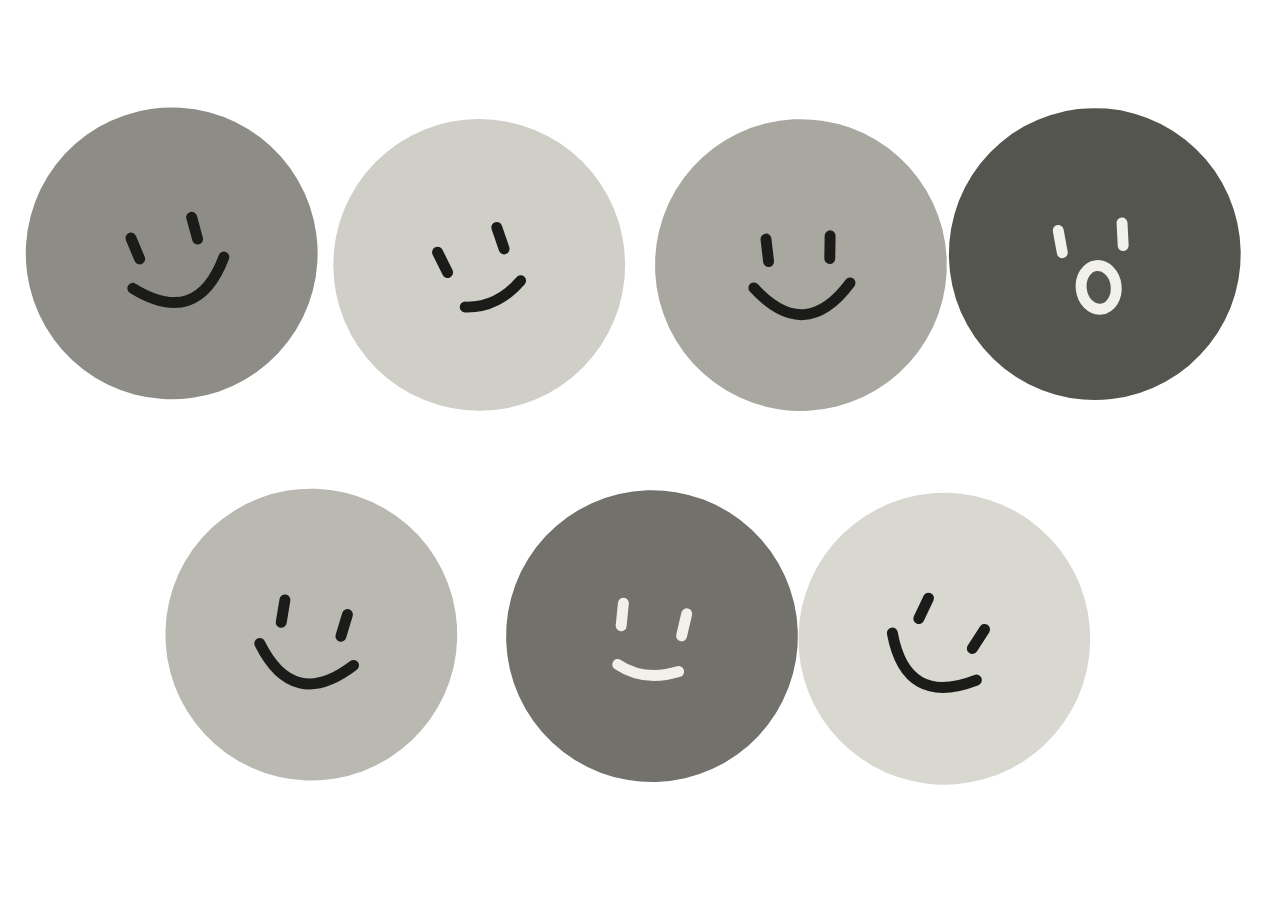
<file: caras-animadas.html>
<!doctype html>
<html lang="es">
<head>
  <meta charset="utf-8">
  <meta name="viewport" content="width=device-width, initial-scale=1">
  <title>Caras en movimiento</title>
  <style>
    html, body {
      width: 100%;
      height: 100%;
      margin: 0;
      overflow: hidden;
      background: transparent;
    }

    canvas {
      display: block;
      width: 100%;
      height: 100%;
    }
  </style>
</head>
<body>
  <canvas role="img" aria-label="Círculos grises con caras que se desplazan y rebotan suavemente."></canvas>

  <script>
    const canvas = document.querySelector('canvas');
    const ctx = canvas.getContext('2d');
    const reduceMotion = matchMedia('(prefers-reduced-motion: reduce)');

    // Posición inicial, dirección, tono y expresión de cada cara.
    const designs = [
      { x: .13, y: .27, angle: .46, fill: '#8d8c87', face: 'smile' },
      { x: .37, y: .27, angle: 2.03, fill: '#cfcec7', face: 'quiet' },
      { x: .62, y: .27, angle: 1.15, fill: '#a8a7a0', face: 'smile' },
      { x: .87, y: .27, angle: 2.66, fill: '#555550', face: 'open', light: true },
      { x: .25, y: .73, angle: -1.94, fill: '#b9b8b1', face: 'smile' },
      { x: .50, y: .73, angle: -1.05, fill: '#72716c', face: 'quiet', light: true },
      { x: .75, y: .73, angle: -2.28, fill: '#d8d7d0', face: 'smile' }
    ];

    let width = 0;
    let height = 0;
    let circles = [];
    let frameId = 0;
    let previousTime = 0;
    let visible = true;

    function draw() {
      ctx.clearRect(0, 0, width, height);

      for (const circle of circles) {
        const r = circle.radius;
        ctx.save();
        ctx.translate(circle.x, circle.y);
        ctx.rotate(circle.tilt);
        ctx.scale(r, r);

        ctx.fillStyle = circle.fill;
        ctx.beginPath();
        ctx.arc(0, 0, 1, 0, Math.PI * 2);
        ctx.fill();

        ctx.strokeStyle = circle.light ? '#f1f0ea' : '#1b1b19';
        ctx.lineWidth = .075;
        ctx.lineCap = 'round';
        ctx.beginPath();
        ctx.moveTo(-.23, -.19);
        ctx.lineTo(-.22, -.035);
        ctx.moveTo(.21, -.19);
        ctx.lineTo(.20, -.035);

        if (circle.face === 'smile') {
          ctx.moveTo(-.33, .14);
          ctx.quadraticCurveTo(0, .54, .33, .14);
        } else if (circle.face === 'quiet') {
          ctx.moveTo(-.20, .23);
          ctx.quadraticCurveTo(0, .32, .22, .21);
        } else {
          ctx.moveTo(.12, .23);
          ctx.ellipse(0, .23, .12, .15, 0, 0, Math.PI * 2);
        }

        ctx.stroke();
        ctx.restore();
      }
    }

    function keepInside(circle) {
      const r = circle.radius;

      if (circle.x < r || circle.x > width - r) {
        circle.vx = circle.x < r ? Math.abs(circle.vx) : -Math.abs(circle.vx);
        circle.x = Math.max(r, Math.min(width - r, circle.x));
      }

      if (circle.y < r || circle.y > height - r) {
        circle.vy = circle.y < r ? Math.abs(circle.vy) : -Math.abs(circle.vy);
        circle.y = Math.max(r, Math.min(height - r, circle.y));
      }
    }

    function collide(a, b) {
      const dx = b.x - a.x;
      const dy = b.y - a.y;
      const distance = Math.hypot(dx, dy);
      const overlap = a.radius + b.radius - distance;
      if (overlap <= 0) return;

      const nx = distance ? dx / distance : 1;
      const ny = distance ? dy / distance : 0;
      const correction = overlap / 2;
      a.x -= correction * nx;
      a.y -= correction * ny;
      b.x += correction * nx;
      b.y += correction * ny;

      const approach = (a.vx - b.vx) * nx + (a.vy - b.vy) * ny;
      if (approach <= 0) return;

      // Intercambia el movimiento en el punto de contacto con un rebote leve.
      const impulse = approach * .99;
      a.vx -= impulse * nx;
      a.vy -= impulse * ny;
      b.vx += impulse * nx;
      b.vy += impulse * ny;
    }

    function animate(time) {
      const step = previousTime ? Math.min((time - previousTime) / 1000, .025) : 0;
      previousTime = time;

      for (const circle of circles) {
        circle.x += circle.vx * step;
        circle.y += circle.vy * step;
        circle.tilt += circle.spin * step;
        keepInside(circle);
      }

      for (let i = 0; i < circles.length; i++) {
        for (let j = i + 1; j < circles.length; j++) {
          collide(circles[i], circles[j]);
        }
      }

      circles.forEach(keepInside);
      draw();
      frameId = requestAnimationFrame(animate);
    }

    function updateAnimation() {
      cancelAnimationFrame(frameId);
      previousTime = 0;

      if (visible && !document.hidden && !reduceMotion.matches && circles.length) {
        frameId = requestAnimationFrame(animate);
      }
    }

    function resize() {
      const nextWidth = canvas.clientWidth;
      const nextHeight = canvas.clientHeight;
      if (!nextWidth || !nextHeight || (nextWidth === width && nextHeight === height)) return;

      width = nextWidth;
      height = nextHeight;
      const scale = Math.min(devicePixelRatio || 1, 2);
      canvas.width = Math.round(width * scale);
      canvas.height = Math.round(height * scale);
      ctx.setTransform(scale, 0, 0, scale, 0, 0);

      const radius = Math.min(width * .114, height * .218);
      const speed = Math.max(9, Math.min(radius * .48, 27));

      circles = designs.map((design, index) => ({
        ...design,
        x: design.x * width,
        y: design.y * height,
        radius,
        vx: Math.cos(design.angle) * speed,
        vy: Math.sin(design.angle) * speed,
        tilt: (index - 3) * .14,
        spin: index % 2 ? -.13 : .10
      }));

      draw();
      updateAnimation();
    }

    new ResizeObserver(resize).observe(canvas);
    new IntersectionObserver(([entry]) => {
      visible = entry.isIntersecting;
      updateAnimation();
    }).observe(canvas);
    reduceMotion.addEventListener('change', updateAnimation);
    document.addEventListener('visibilitychange', updateAnimation);
    resize();
  </script>
</body>
</html>
</file>
